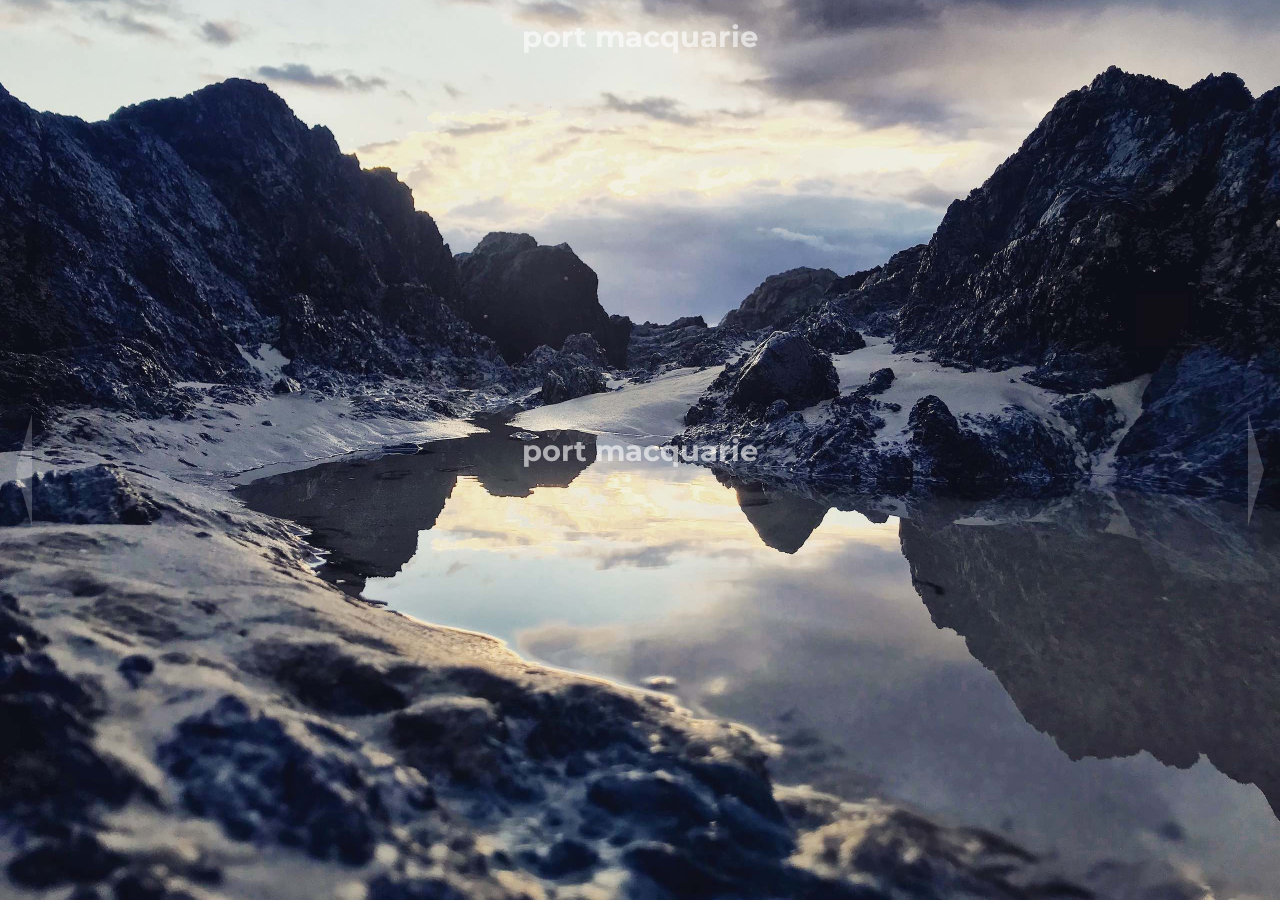
<file: port.html>
<!DOCTYPE html>
<html lang="en">

<head>
    <meta charset="UTF-8">
    <meta name="viewport" content="width=device-width, initial-scale=1.0">
    <meta http-equiv="X-UA-Compatible" content="ie=edge">

    <!-- css link -->
    <link rel="stylesheet" href="css/port.css">
    <link href="https://fonts.googleapis.com/css?family=Montserrat" rel="stylesheet">

    <title>photos of port macquarie</title>
</head>

<body>
    
    <div id="cov" class="cover2"></div>
    <div id="layer"></div>

    <main>

        <div id="right"></div>
        <div id="left"></div>

        <h1>port macquarie</h1>
        <div id="fadetxt">
            <h1>port macquarie</h1>
        </div>

        <div id="button1"></div>
        <div id="button2"></div>

    </main>
    <div id="fade"></div>



    <!-- js links -->
    <script src="app2.js"></script>
</body>

</html>
</file>
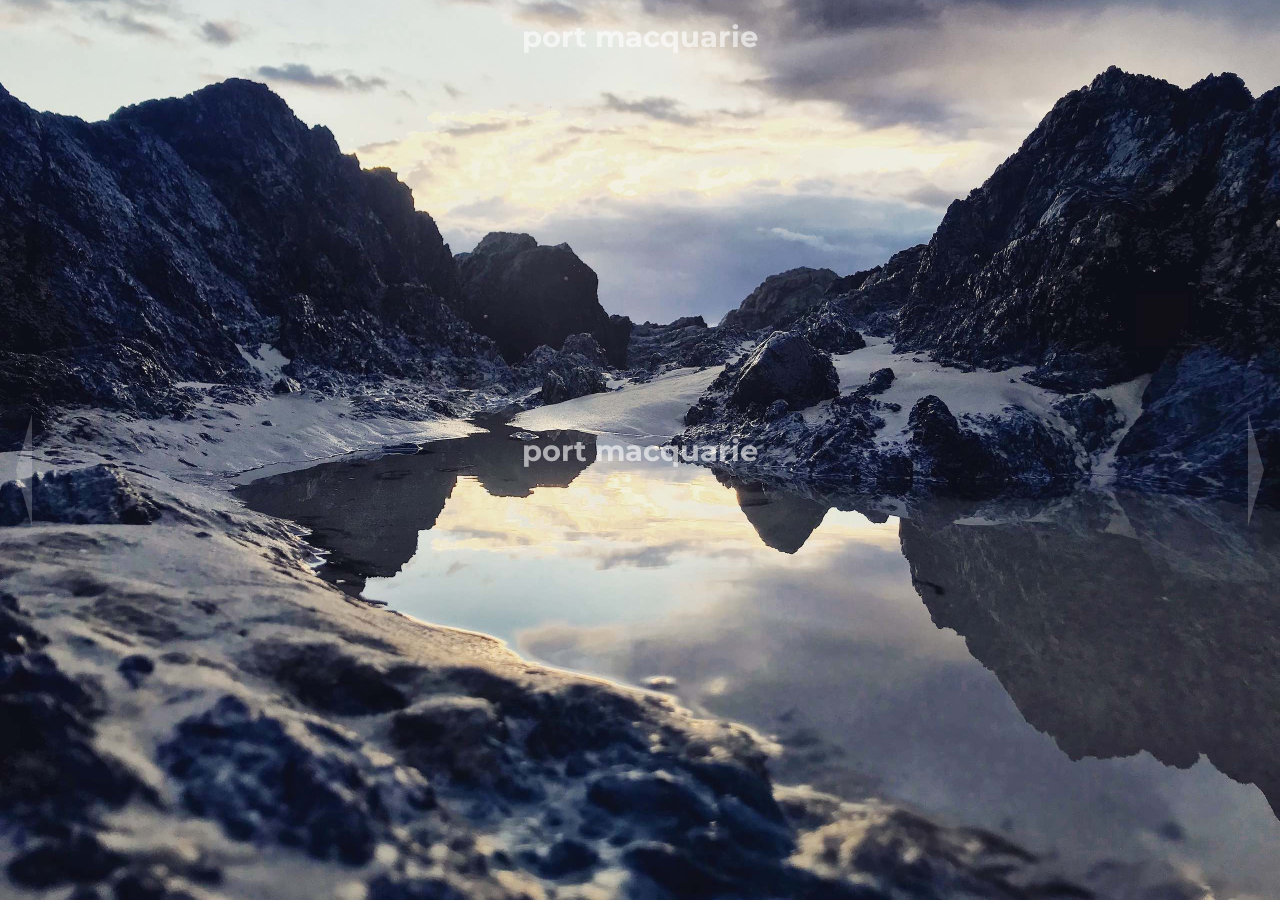
<file: projects/port.html>
<!DOCTYPE html>
<html lang="en">

<head>
    <meta charset="UTF-8">
    <meta name="viewport" content="width=device-width, initial-scale=1.0">
    <meta http-equiv="X-UA-Compatible" content="ie=edge">

    <!-- css link -->
    <link rel="stylesheet" href="../css/port.css">
    <link href="https://fonts.googleapis.com/css?family=Montserrat" rel="stylesheet">

    <title>photos of port macquarie</title>
</head>

<body>
    
    <div id="cov" class="cover2"></div>
    <div id="layer"></div>

    <main>

        <div id="right"></div>
        <div id="left"></div>

        <h1>port macquarie</h1>
        <div id="fadetxt">
            <h1>port macquarie</h1>
        </div>

        <div id="button1"></div>
        <div id="button2"></div>

    </main>
    <div id="fade"></div>



    <!-- js links -->
    <script src="../app2.js"></script>
</body>

</html>
</file>
<file: css/port.css>
body,
html {
  margin: 0;
  padding: 0;
  height: 100%;
  background-color: black;
}

body .cover2,
html .cover2 {
  overflow: auto;
  height: 100%;
  background-size: cover;
  background-repeat: no-repeat;
  background-position: center center;
  background-image: url(../img2/1.jpeg);
}

body #fade,
html #fade {
  top: 0;
  left: 0;
  width: 100%;
  height: 100%;
  position: fixed;
  z-index: 1 !important;
  background-color: black;
  opacity: 0;
  -webkit-animation: fader 3500ms ease-in-out forwards;
          animation: fader 3500ms ease-in-out forwards;
}

#button1 {
  top: 46%;
  left: 0;
  width: 1rem;
  height: 7rem;
  position: fixed;
  margin-left: 1rem;
  z-index: 2 !important;
  -webkit-transform-origin: center;
          transform-origin: center;
  -webkit-animation: button 4700ms ease-in-out forwards;
          animation: button 4700ms ease-in-out forwards;
  background-color: rgba(255, 255, 255, 0.2);
  -webkit-clip-path: polygon(100% 0, 0 50%, 100% 100%);
          clip-path: polygon(100% 0, 0 50%, 100% 100%);
}

#button2 {
  top: 46%;
  right: 0;
  width: 1rem;
  height: 7rem;
  position: fixed;
  margin-right: 1rem;
  z-index: 2 !important;
  -webkit-transform-origin: center;
          transform-origin: center;
  -webkit-clip-path: polygon(0 0, 100% 50%, 0 100%);
          clip-path: polygon(0 0, 100% 50%, 0 100%);
  -webkit-animation: button 4700ms ease-in-out forwards;
          animation: button 4700ms ease-in-out forwards;
  background-color: rgba(255, 255, 255, 0.2);
}

main {
  top: 0;
  left: 0;
  width: 100%;
  height: 100%;
  display: -webkit-box;
  display: -ms-flexbox;
  display: flex;
  position: fixed;
  z-index: 2 !important;
  -webkit-box-pack: center;
      -ms-flex-pack: center;
          justify-content: center;
}

main h1 {
  opacity: 0.6;
  color: white;
  font-size: 1.8rem;
  font-family: "Montserrat", sans-serif;
  -webkit-animation: text 4000ms ease-in-out forwards;
          animation: text 4000ms ease-in-out forwards;
}

main #fadetxt {
  top: 46%;
  width: 100%;
  height: 100%;
  position: fixed;
  text-align: center;
  z-index: 5 !important;
  -webkit-transform-origin: center;
          transform-origin: center;
}

main #fadetxt h1 {
  color: white;
  font-size: 1.8rem;
  font-family: "Montserrat", sans-serif;
  -webkit-animation: fadetxt 3500ms ease-in forwards;
          animation: fadetxt 3500ms ease-in forwards;
}

#right {
  top: 40vh;
  right: 0;
  width: 50%;
  height: 20%;
  z-index: 100;
  position: absolute;
}

#left {
  top: 40vh;
  left: 0;
  width: 50%;
  height: 20%;
  z-index: 100;
  position: absolute;
}

.animate {
  -webkit-animation: change 500ms ease-in alternate;
          animation: change 500ms ease-in alternate;
}

@-webkit-keyframes fader {
  0% {
    opacity: 1;
  }
  52% {
    opacity: 1;
  }
  99% {
    opacity: 0;
  }
}

@keyframes fader {
  0% {
    opacity: 1;
  }
  52% {
    opacity: 1;
  }
  99% {
    opacity: 0;
  }
}

@-webkit-keyframes text {
  0% {
    opacity: 0;
  }
  52% {
    opacity: 0;
  }
  99% {
    opacity: .6;
  }
}

@keyframes text {
  0% {
    opacity: 0;
  }
  52% {
    opacity: 0;
  }
  99% {
    opacity: .6;
  }
}

@-webkit-keyframes button {
  0% {
    opacity: 0;
  }
  45% {
    opacity: 0;
  }
  67% {
    opacity: 1;
  }
  69% {
    -webkit-transform: scale(1);
            transform: scale(1);
  }
  73% {
    -webkit-transform: scale(0.85);
            transform: scale(0.85);
  }
  79% {
    -webkit-transform: scale(1.45);
            transform: scale(1.45);
  }
  84% {
    -webkit-transform: scale(0.85);
            transform: scale(0.85);
  }
  89% {
    -webkit-transform: scale(1.1);
            transform: scale(1.1);
  }
  99% {
    -webkit-transform: scale(1);
            transform: scale(1);
  }
}

@keyframes button {
  0% {
    opacity: 0;
  }
  45% {
    opacity: 0;
  }
  67% {
    opacity: 1;
  }
  69% {
    -webkit-transform: scale(1);
            transform: scale(1);
  }
  73% {
    -webkit-transform: scale(0.85);
            transform: scale(0.85);
  }
  79% {
    -webkit-transform: scale(1.45);
            transform: scale(1.45);
  }
  84% {
    -webkit-transform: scale(0.85);
            transform: scale(0.85);
  }
  89% {
    -webkit-transform: scale(1.1);
            transform: scale(1.1);
  }
  99% {
    -webkit-transform: scale(1);
            transform: scale(1);
  }
}

@-webkit-keyframes fadetxt {
  0% {
    opacity: 1;
  }
  52% {
    opacity: 0.95;
    -webkit-transform: translateY(0%);
            transform: translateY(0%);
  }
  54% {
    -webkit-transform: translateY(6%);
            transform: translateY(6%);
  }
  65% {
    opacity: .8;
  }
  100% {
    opacity: 0;
    -webkit-transform: translateY(calc(-100vh / 2));
            transform: translateY(calc(-100vh / 2));
  }
}

@keyframes fadetxt {
  0% {
    opacity: 1;
  }
  52% {
    opacity: 0.95;
    -webkit-transform: translateY(0%);
            transform: translateY(0%);
  }
  54% {
    -webkit-transform: translateY(6%);
            transform: translateY(6%);
  }
  65% {
    opacity: .8;
  }
  100% {
    opacity: 0;
    -webkit-transform: translateY(calc(-100vh / 2));
            transform: translateY(calc(-100vh / 2));
  }
}
/*# sourceMappingURL=port.css.map */
</file>
